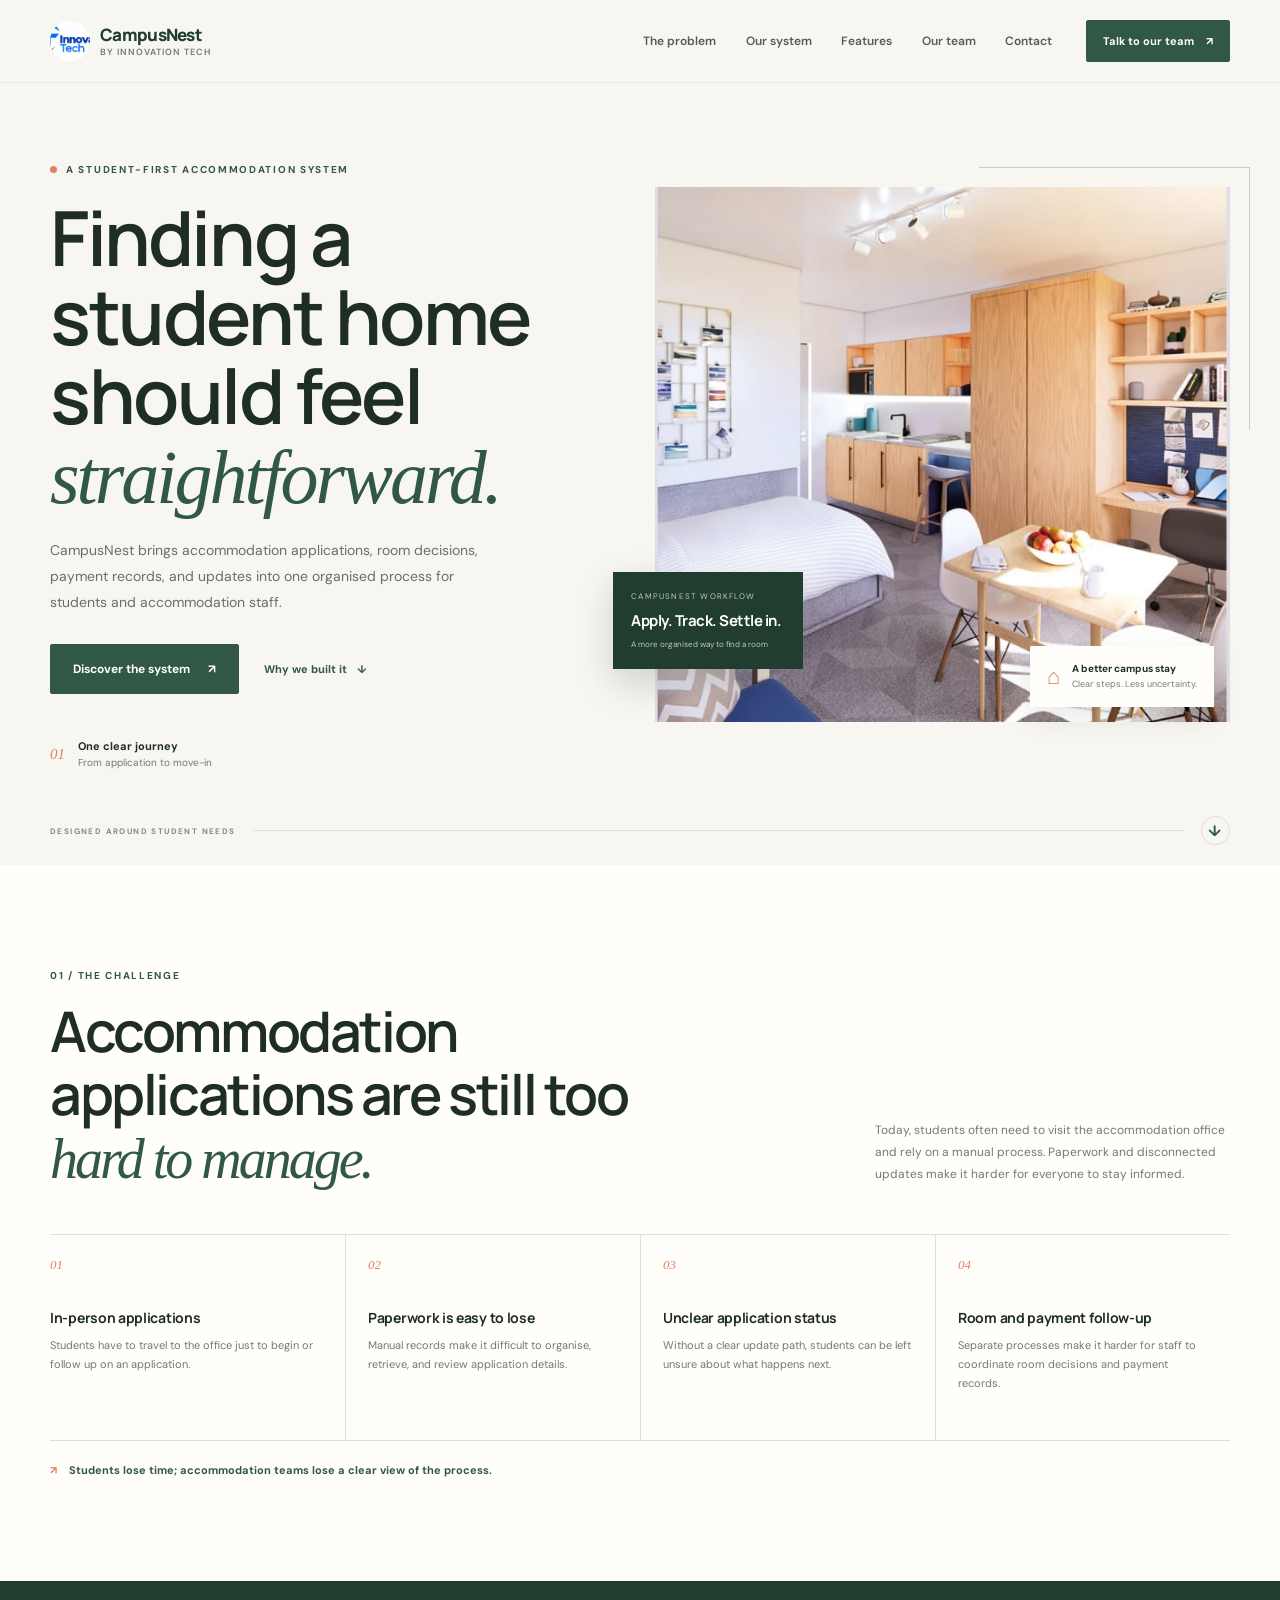
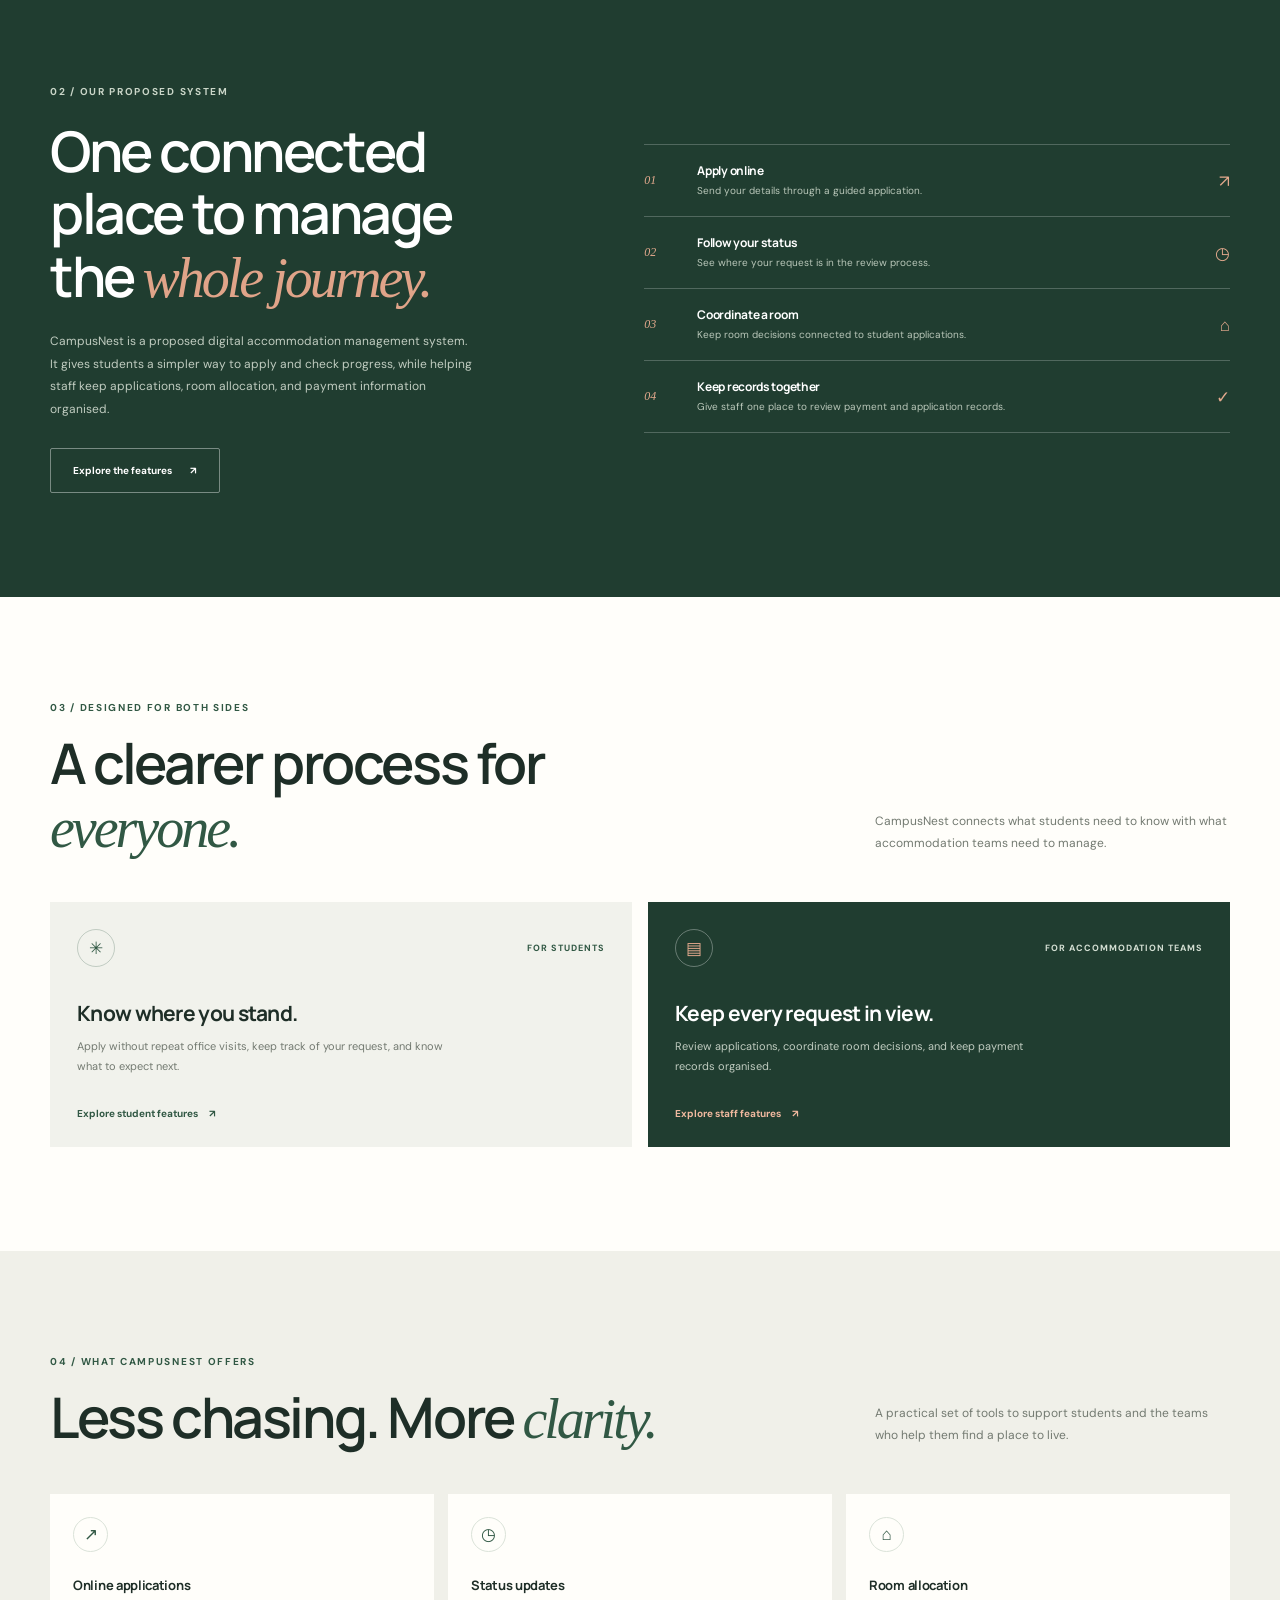
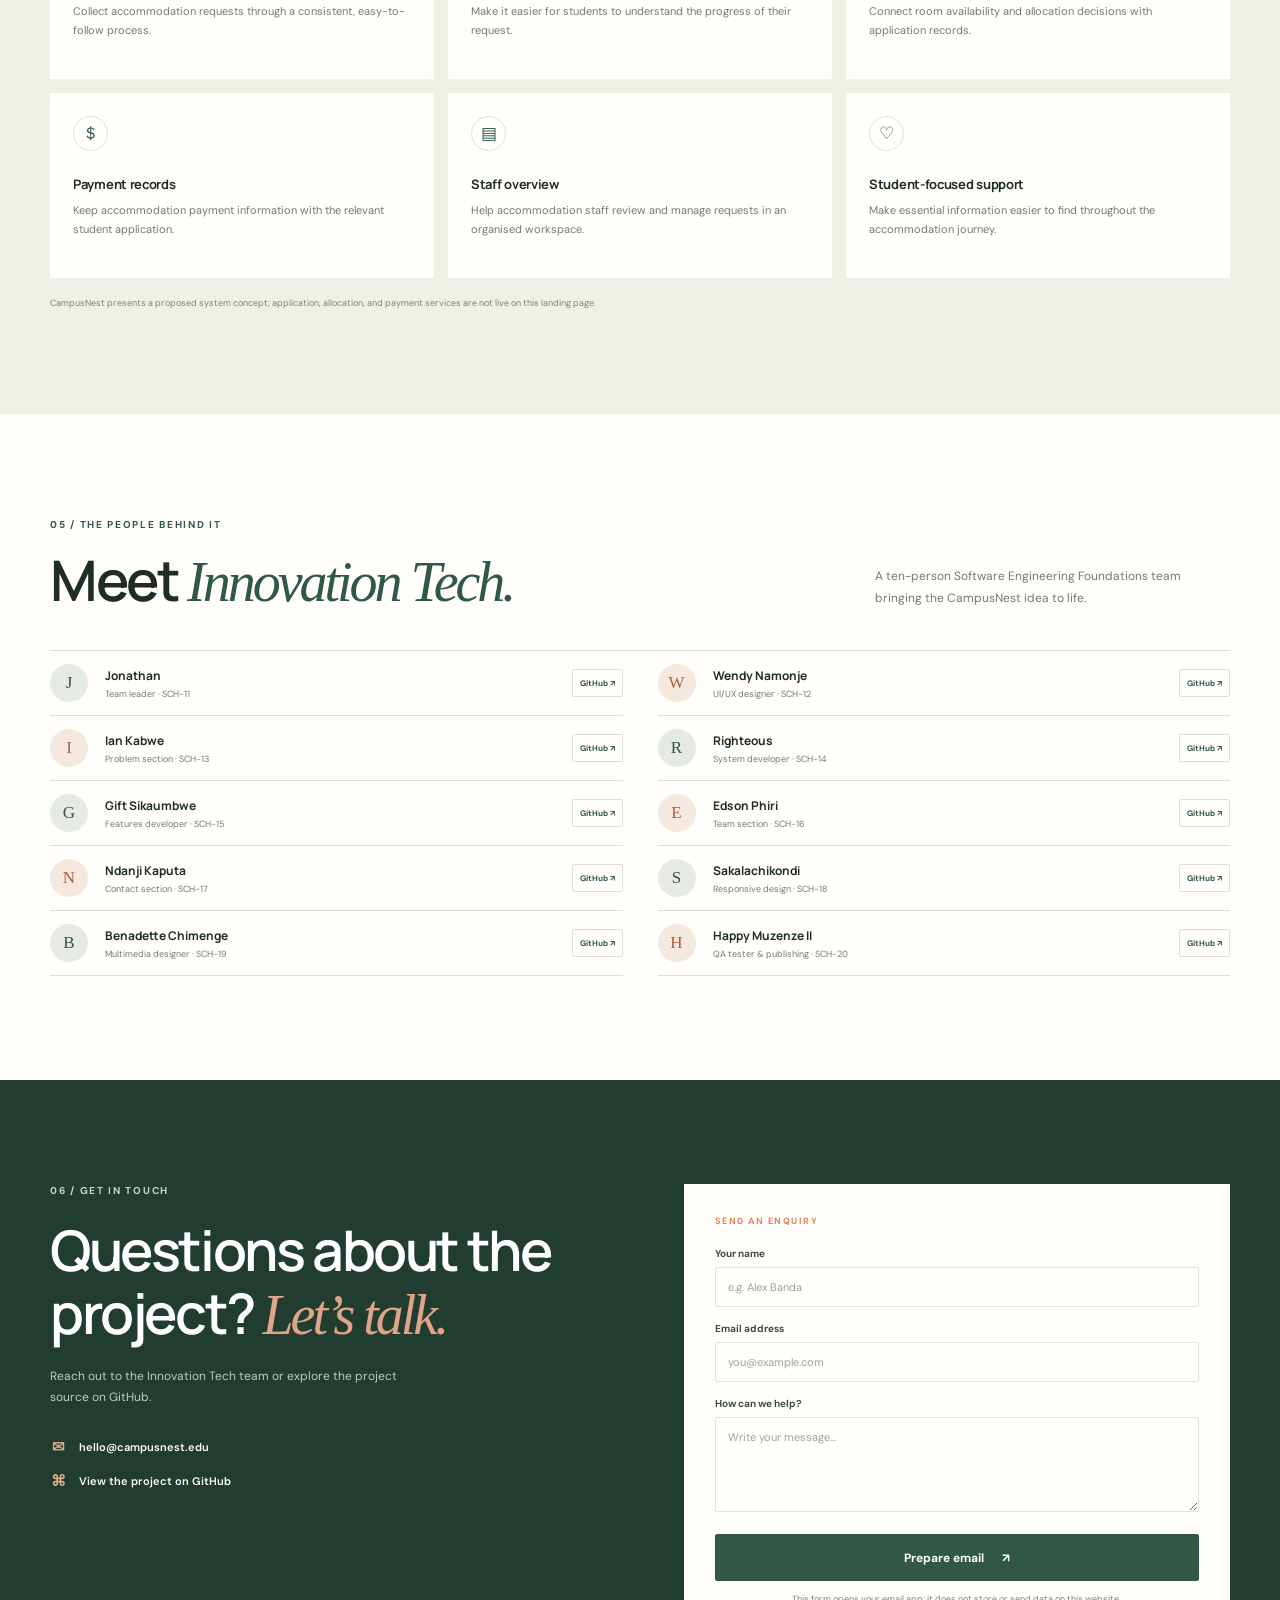
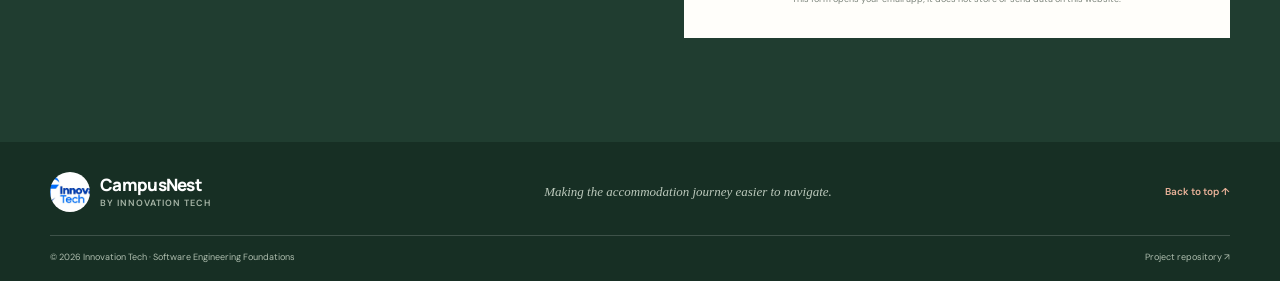
<file: index.html>
<!doctype html>
<html lang="en">
  <head>
    <meta charset="utf-8" />
    <meta name="viewport" content="width=device-width, initial-scale=1" />
    <meta
      name="description"
      content="CampusNest is a proposed student accommodation system that brings applications, room allocation, payments, and updates into one clear process."
    />
    <meta name="theme-color" content="#f7f6f1" />
    <title>CampusNest | Student accommodation, made clearer</title>
    <link rel="preconnect" href="https://fonts.googleapis.com" />
    <link rel="preconnect" href="https://fonts.gstatic.com" crossorigin />
    <link
      href="https://fonts.googleapis.com/css2?family=DM+Sans:wght@400;500;600;700&family=Manrope:wght@400;500;600;700;800&display=swap"
      rel="stylesheet"
    />
    <link rel="stylesheet" href="styles.css" />
    <script src="script.js" defer></script>
  </head>
  <body>
    <a class="skip-link" href="#main-content">Skip to content</a>
    <header class="site-header">
      <div class="container header-inner">
        <a class="brand" href="#top" aria-label="CampusNest home">
          <img src="image/logo.jpeg" alt="" class="brand-logo" />
          <span class="brand-name">CampusNest<small>by Innovation Tech</small></span>
        </a>
        <button
          class="menu-toggle"
          type="button"
          aria-label="Open navigation menu"
          aria-controls="site-navigation"
          aria-expanded="false"
        >
          <span></span><span></span>
        </button>
        <nav id="site-navigation" class="nav-links" aria-label="Main navigation">
          <a href="#problem">The problem</a>
          <a href="#solution">Our system</a>
          <a href="#features">Features</a>
          <a href="#team">Our team</a>
          <a href="#contact">Contact</a>
        </nav>
        <a class="button button-nav" href="#contact">Talk to our team <span aria-hidden="true">↗</span></a>
      </div>
    </header>

    <main id="main-content">
      <section class="hero" id="top">
        <div class="container hero-layout">
          <div class="hero-copy" data-reveal>
            <p class="eyebrow"><span class="eyebrow-dot"></span> A student-first accommodation system</p>
            <h1>Finding a student home should feel <span>straightforward.</span></h1>
            <p class="hero-description">
              CampusNest brings accommodation applications, room decisions, payment records,
              and updates into one organised process for students and accommodation staff.
            </p>
            <div class="hero-actions">
              <a class="button" href="#solution">Discover the system <span aria-hidden="true">↗</span></a>
              <a class="text-link" href="#problem">Why we built it <span aria-hidden="true">↓</span></a>
            </div>
            <div class="hero-note">
              <span class="note-mark" aria-hidden="true">01</span>
              <p><strong>One clear journey</strong><br />From application to move-in</p>
            </div>
          </div>
          <div class="hero-visual" data-reveal>
            <img
              class="hero-image"
              src="image/hero.jpeg"
              alt="A welcoming student accommodation residence"
              fetchpriority="high"
            />
            <div class="image-caption">
              <span class="caption-icon" aria-hidden="true">⌂</span>
              <span><strong>A better campus stay</strong><br />Clear steps. Less uncertainty.</span>
            </div>
            <div class="floating-card">
              <span class="floating-label">CAMPUSNEST WORKFLOW</span>
              <strong>Apply. Track. Settle in.</strong>
              <span class="floating-meta">A more organised way to find a room</span>
            </div>
          </div>
        </div>
        <div class="container hero-bottom">
          <span>Designed around student needs</span><span class="hero-bottom-line"></span>
          <a href="#problem" aria-label="Scroll to the problem">↓</a>
        </div>
      </section>

      <section class="problem section" id="problem">
        <div class="container">
          <div class="section-heading problem-heading" data-reveal>
            <div>
              <p class="eyebrow">01 / The challenge</p>
              <h2>Accommodation applications are still too <span>hard to manage.</span></h2>
            </div>
            <p class="section-intro">
              Today, students often need to visit the accommodation office and rely on a manual
              process. Paperwork and disconnected updates make it harder for everyone to stay informed.
            </p>
          </div>
          <div class="problem-grid">
            <article class="problem-card" data-reveal>
              <span class="card-number">01</span>
              <h3>In-person applications</h3>
              <p>Students have to travel to the office just to begin or follow up on an application.</p>
            </article>
            <article class="problem-card" data-reveal>
              <span class="card-number">02</span>
              <h3>Paperwork is easy to lose</h3>
              <p>Manual records make it difficult to organise, retrieve, and review application details.</p>
            </article>
            <article class="problem-card" data-reveal>
              <span class="card-number">03</span>
              <h3>Unclear application status</h3>
              <p>Without a clear update path, students can be left unsure about what happens next.</p>
            </article>
            <article class="problem-card" data-reveal>
              <span class="card-number">04</span>
              <h3>Room and payment follow-up</h3>
              <p>Separate processes make it harder for staff to coordinate room decisions and payment records.</p>
            </article>
          </div>
          <p class="affected-note" data-reveal><span aria-hidden="true">↗</span> Students lose time; accommodation teams lose a clear view of the process.</p>
        </div>
      </section>

      <section class="solution section" id="solution">
        <div class="container solution-layout">
          <div class="solution-copy" data-reveal>
            <p class="eyebrow eyebrow-light">02 / Our proposed system</p>
            <h2>One connected place to manage the <span>whole journey.</span></h2>
            <p>
              CampusNest is a proposed digital accommodation management system. It gives students
              a simpler way to apply and check progress, while helping staff keep applications,
              room allocation, and payment information organised.
            </p>
            <a class="button button-light" href="#features">Explore the features <span aria-hidden="true">↗</span></a>
          </div>
          <div class="journey" data-reveal>
            <div class="journey-step">
              <span class="journey-index">01</span>
              <div><h3>Apply online</h3><p>Send your details through a guided application.</p></div>
              <span class="journey-symbol" aria-hidden="true">↗</span>
            </div>
            <div class="journey-step">
              <span class="journey-index">02</span>
              <div><h3>Follow your status</h3><p>See where your request is in the review process.</p></div>
              <span class="journey-symbol" aria-hidden="true">◷</span>
            </div>
            <div class="journey-step">
              <span class="journey-index">03</span>
              <div><h3>Coordinate a room</h3><p>Keep room decisions connected to student applications.</p></div>
              <span class="journey-symbol" aria-hidden="true">⌂</span>
            </div>
            <div class="journey-step">
              <span class="journey-index">04</span>
              <div><h3>Keep records together</h3><p>Give staff one place to review payment and application records.</p></div>
              <span class="journey-symbol" aria-hidden="true">✓</span>
            </div>
          </div>
        </div>
      </section>

      <section class="audience section" id="audience">
        <div class="container">
          <div class="section-heading" data-reveal>
            <div>
              <p class="eyebrow">03 / Designed for both sides</p>
              <h2>A clearer process for <span>everyone.</span></h2>
            </div>
            <p class="section-intro">CampusNest connects what students need to know with what accommodation teams need to manage.</p>
          </div>
          <div class="audience-grid">
            <article class="audience-card" data-reveal>
              <div class="audience-card-top">
                <span class="audience-icon" aria-hidden="true">✳</span>
                <span class="audience-label">For students</span>
              </div>
              <h3>Know where you stand.</h3>
              <p>Apply without repeat office visits, keep track of your request, and know what to expect next.</p>
              <a href="#features">Explore student features <span aria-hidden="true">↗</span></a>
            </article>
            <article class="audience-card audience-card-staff" data-reveal>
              <div class="audience-card-top">
                <span class="audience-icon" aria-hidden="true">▤</span>
                <span class="audience-label">For accommodation teams</span>
              </div>
              <h3>Keep every request in view.</h3>
              <p>Review applications, coordinate room decisions, and keep payment records organised.</p>
              <a href="#features">Explore staff features <span aria-hidden="true">↗</span></a>
            </article>
          </div>
        </div>
      </section>

      <section class="features section" id="features">
        <div class="container">
          <div class="section-heading" data-reveal>
            <div>
              <p class="eyebrow">04 / What CampusNest offers</p>
              <h2>Less chasing. More <span>clarity.</span></h2>
            </div>
            <p class="section-intro">A practical set of tools to support students and the teams who help them find a place to live.</p>
          </div>
          <div class="feature-grid">
            <article class="feature-card" data-reveal>
              <span class="feature-icon" aria-hidden="true">↗</span>
              <h3>Online applications</h3>
              <p>Collect accommodation requests through a consistent, easy-to-follow process.</p>
            </article>
            <article class="feature-card" data-reveal>
              <span class="feature-icon" aria-hidden="true">◷</span>
              <h3>Status updates</h3>
              <p>Make it easier for students to understand the progress of their request.</p>
            </article>
            <article class="feature-card" data-reveal>
              <span class="feature-icon" aria-hidden="true">⌂</span>
              <h3>Room allocation</h3>
              <p>Connect room availability and allocation decisions with application records.</p>
            </article>
            <article class="feature-card" data-reveal>
              <span class="feature-icon" aria-hidden="true">＄</span>
              <h3>Payment records</h3>
              <p>Keep accommodation payment information with the relevant student application.</p>
            </article>
            <article class="feature-card" data-reveal>
              <span class="feature-icon" aria-hidden="true">▤</span>
              <h3>Staff overview</h3>
              <p>Help accommodation staff review and manage requests in an organised workspace.</p>
            </article>
            <article class="feature-card" data-reveal>
              <span class="feature-icon" aria-hidden="true">♡</span>
              <h3>Student-focused support</h3>
              <p>Make essential information easier to find throughout the accommodation journey.</p>
            </article>
          </div>
          <p class="prototype-note">CampusNest presents a proposed system concept; application, allocation, and payment services are not live on this landing page.</p>
        </div>
      </section>

      <section class="team section" id="team">
        <div class="container">
          <div class="section-heading team-heading" data-reveal>
            <div>
              <p class="eyebrow">05 / The people behind it</p>
              <h2>Meet <span>Innovation Tech.</span></h2>
            </div>
            <p class="section-intro">A ten-person Software Engineering Foundations team bringing the CampusNest idea to life.</p>
          </div>
          <div class="team-grid">
            <article class="team-card" data-reveal><span class="team-avatar">J</span><div><h3><a class="team-profile" href="https://github.com/java2183" target="_blank" rel="noopener noreferrer">Jonathan</a></h3><p>Team leader · SCH-11</p></div><a class="team-github" href="https://github.com/java2183" target="_blank" rel="noopener noreferrer" aria-label="Visit Jonathan's GitHub profile">GitHub ↗</a></article>
            <article class="team-card" data-reveal><span class="team-avatar">W</span><div><h3><a class="team-profile" href="https://github.com/wendy14259" target="_blank" rel="noopener noreferrer">Wendy Namonje</a></h3><p>UI/UX designer · SCH-12</p></div><a class="team-github" href="https://github.com/wendy14259" target="_blank" rel="noopener noreferrer" aria-label="Visit Wendy Namonje's GitHub profile">GitHub ↗</a></article>
            <article class="team-card" data-reveal><span class="team-avatar">I</span><div><h3><a class="team-profile" href="https://github.com/iankabwe1-design" target="_blank" rel="noopener noreferrer">Ian Kabwe</a></h3><p>Problem section · SCH-13</p></div><a class="team-github" href="https://github.com/iankabwe1-design" target="_blank" rel="noopener noreferrer" aria-label="Visit Ian Kabwe's GitHub profile">GitHub ↗</a></article>
            <article class="team-card" data-reveal><span class="team-avatar">R</span><div><h3><a class="team-profile" href="https://github.com/RIGHTEOUS24" target="_blank" rel="noopener noreferrer">Righteous</a></h3><p>System developer · SCH-14</p></div><a class="team-github" href="https://github.com/RIGHTEOUS24" target="_blank" rel="noopener noreferrer" aria-label="Visit Righteous's GitHub profile">GitHub ↗</a></article>
            <article class="team-card" data-reveal><span class="team-avatar">G</span><div><h3><a class="team-profile" href="https://github.com/sikaumbwegift2-create" target="_blank" rel="noopener noreferrer">Gift Sikaumbwe</a></h3><p>Features developer · SCH-15</p></div><a class="team-github" href="https://github.com/sikaumbwegift2-create" target="_blank" rel="noopener noreferrer" aria-label="Visit Gift Sikaumbwe's GitHub profile">GitHub ↗</a></article>
            <article class="team-card" data-reveal><span class="team-avatar">E</span><div><h3><a class="team-profile" href="https://github.com/edskn" target="_blank" rel="noopener noreferrer">Edson Phiri</a></h3><p>Team section · SCH-16</p></div><a class="team-github" href="https://github.com/edskn" target="_blank" rel="noopener noreferrer" aria-label="Visit Edson Phiri's GitHub profile">GitHub ↗</a></article>
            <article class="team-card" data-reveal><span class="team-avatar">N</span><div><h3><a class="team-profile" href="https://github.com/wavemankpt" target="_blank" rel="noopener noreferrer">Ndanji Kaputa</a></h3><p>Contact section · SCH-17</p></div><a class="team-github" href="https://github.com/wavemankpt" target="_blank" rel="noopener noreferrer" aria-label="Visit Ndanji Kaputa's GitHub profile">GitHub ↗</a></article>
            <article class="team-card" data-reveal><span class="team-avatar">S</span><div><h3><a class="team-profile" href="https://github.com/rillFlash" target="_blank" rel="noopener noreferrer">Sakalachikondi</a></h3><p>Responsive design · SCH-18</p></div><a class="team-github" href="https://github.com/rillFlash" target="_blank" rel="noopener noreferrer" aria-label="Visit Sakalachikondi's GitHub profile">GitHub ↗</a></article>
            <article class="team-card" data-reveal><span class="team-avatar">B</span><div><h3><a class="team-profile" href="https://github.com/Benadette3" target="_blank" rel="noopener noreferrer">Benadette Chimenge</a></h3><p>Multimedia designer · SCH-19</p></div><a class="team-github" href="https://github.com/Benadette3" target="_blank" rel="noopener noreferrer" aria-label="Visit Benadette Chimenge's GitHub profile">GitHub ↗</a></article>
            <article class="team-card" data-reveal><span class="team-avatar">H</span><div><h3><a class="team-profile" href="https://github.com/HappyMuzenzeii" target="_blank" rel="noopener noreferrer">Happy Muzenze II</a></h3><p>QA tester &amp; publishing · SCH-20</p></div><a class="team-github" href="https://github.com/HappyMuzenzeii" target="_blank" rel="noopener noreferrer" aria-label="Visit Happy Muzenze II's GitHub profile">GitHub ↗</a></article>
          </div>
        </div>
      </section>

      <section class="contact section" id="contact">
        <div class="container contact-layout">
          <div class="contact-copy" data-reveal>
            <p class="eyebrow eyebrow-light">06 / Get in touch</p>
            <h2>Questions about the project? <span>Let’s talk.</span></h2>
            <p>Reach out to the Innovation Tech team or explore the project source on GitHub.</p>
            <div class="contact-links">
              <a href="mailto:hello@campusnest.edu"><span aria-hidden="true">✉</span> hello@campusnest.edu</a>
              <a href="https://github.com/java2183/campus-accommodation-landing" target="_blank" rel="noopener noreferrer"><span aria-hidden="true">⌘</span> View the project on GitHub</a>
            </div>
          </div>
          <div class="contact-form-wrap" data-reveal>
            <p class="form-kicker">Send an enquiry</p>
            <form id="enquiry-form" class="enquiry-form">
              <label for="name">Your name</label>
              <input id="name" name="name" type="text" autocomplete="name" placeholder="e.g. Alex Banda" required />
              <label for="email">Email address</label>
              <input id="email" name="email" type="email" autocomplete="email" placeholder="you@example.com" required />
              <label for="message">How can we help?</label>
              <textarea id="message" name="message" rows="4" placeholder="Write your message..." required></textarea>
              <button class="button form-submit" type="submit">Prepare email <span aria-hidden="true">↗</span></button>
              <p class="form-status" id="form-status" role="status" aria-live="polite"></p>
              <p class="form-note">This form opens your email app; it does not store or send data on this website.</p>
            </form>
          </div>
        </div>
      </section>
    </main>

    <footer class="site-footer">
      <div class="container footer-top">
        <a class="brand brand-footer" href="#top">
          <img src="image/logo.jpeg" alt="" class="brand-logo" />
          <span class="brand-name">CampusNest<small>by Innovation Tech</small></span>
        </a>
        <p>Making the accommodation journey easier to navigate.</p>
        <a class="footer-top-link" href="#top">Back to top ↑</a>
      </div>
      <div class="container footer-bottom">
        <span>© <span id="current-year"></span> Innovation Tech · Software Engineering Foundations</span>
        <a href="https://github.com/java2183/campus-accommodation-landing" target="_blank" rel="noopener noreferrer">Project repository ↗</a>
      </div>
    </footer>
  </body>
</html>
</file>
<file: styles.css>
:root {
  color-scheme: light;
  --paper: #f7f6f1;
  --white: #fffefa;
  --ink: #1e2e27;
  --muted: #737a71;
  --green: #315844;
  --green-dark: #203d30;
  --green-soft: #e5ebe2;
  --orange: #df835f;
  --line: #dedfd7;
  --serif: Georgia, "Times New Roman", serif;
  --sans: "DM Sans", Arial, sans-serif;
  --display: "Manrope", Arial, sans-serif;
}

* { box-sizing: border-box; }
html { scroll-behavior: smooth; scroll-padding-top: 88px; }
body { margin: 0; background: var(--paper); color: var(--ink); font-family: var(--sans); -webkit-font-smoothing: antialiased; }
img { display: block; max-width: 100%; }
a { color: inherit; text-decoration: none; }
button, input, textarea { font: inherit; }
::selection { background: #d7e2d5; color: var(--green-dark); }
.container { width: min(1180px, calc(100% - 64px)); margin-inline: auto; }
.skip-link { position: fixed; z-index: 20; top: 12px; left: 12px; transform: translateY(-160%); padding: 12px 16px; background: var(--green-dark); color: white; }
.skip-link:focus { transform: translateY(0); }
.site-header { position: sticky; z-index: 10; top: 0; background: rgb(247 246 241 / 94%); border-bottom: 1px solid rgb(30 46 39 / 7%); backdrop-filter: blur(14px); }
.header-inner { min-height: 82px; display: flex; align-items: center; gap: 34px; }
.brand { display: inline-flex; flex: 0 0 auto; align-items: center; gap: 10px; color: var(--green-dark); }
.brand-logo { width: 40px; height: 40px; border-radius: 50%; object-fit: cover; }
.brand-name { font-family: var(--display); font-size: 17px; font-weight: 800; letter-spacing: -.7px; line-height: 1.15; }
.brand-name small { display: block; margin-top: 3px; color: var(--muted); font-family: var(--sans); font-size: 9px; font-weight: 600; letter-spacing: 1px; text-transform: uppercase; }
.nav-links { display: flex; align-items: center; gap: clamp(16px, 2.3vw, 32px); margin-left: auto; }
.nav-links a { color: #535d55; font-size: 12px; font-weight: 600; transition: color .2s ease; }
.nav-links a:hover, .nav-links a:focus-visible, .footer-top-link:hover { color: var(--orange); }
.button { min-height: 50px; display: inline-flex; align-items: center; justify-content: center; gap: 18px; padding: 0 22px; border: 1px solid var(--green); border-radius: 2px; background: var(--green); color: white; font-size: 12px; font-weight: 700; transition: background .2s ease, transform .2s ease, border-color .2s ease; }
.button:hover { transform: translateY(-2px); background: var(--green-dark); border-color: var(--green-dark); }
.button:focus-visible, .text-link:focus-visible, .nav-links a:focus-visible, .contact-links a:focus-visible, .footer-top-link:focus-visible, .team-card a:focus-visible { outline: 3px solid var(--orange); outline-offset: 4px; }
.button-nav { min-height: 42px; padding-inline: 16px; font-size: 11px; gap: 12px; }
.menu-toggle { display: none; }

.hero { padding: 65px 0 0; }
.hero-layout { display: grid; grid-template-columns: .9fr 1.1fr; align-items: center; gap: clamp(45px, 7vw, 100px); }
.hero-copy { padding: 15px 0 25px; }
.eyebrow { display: flex; align-items: center; gap: 9px; margin: 0 0 22px; color: var(--green); font-size: 10px; font-weight: 700; letter-spacing: 1.7px; text-transform: uppercase; }
.eyebrow-dot { width: 7px; height: 7px; border-radius: 50%; background: var(--orange); }
h1, h2, h3, p { margin-top: 0; }
h1, h2 { font-family: var(--display); letter-spacing: -2.4px; }
.hero h1 { max-width: 550px; margin-bottom: 21px; font-size: clamp(48px, 6vw, 76px); line-height: 1.04; font-weight: 600; }
.hero h1 span, .section-heading h2 span, .solution h2 span, .contact h2 span { color: var(--green); font-family: var(--serif); font-weight: 400; font-style: italic; letter-spacing: -3px; }
.hero-description { max-width: 445px; margin-bottom: 28px; color: #687068; font-size: 14px; line-height: 1.85; }
.hero-actions { display: flex; align-items: center; gap: 25px; }
.text-link { display: inline-flex; align-items: center; gap: 10px; color: var(--green); font-size: 11px; font-weight: 700; }
.hero-note { display: flex; align-items: center; gap: 13px; margin-top: 44px; }
.note-mark { color: var(--orange); font-family: var(--serif); font-size: 15px; font-style: italic; }
.hero-note p { margin: 0; color: var(--muted); font-size: 10px; line-height: 1.6; }
.hero-note strong { color: var(--ink); font-size: 11px; }
.hero-visual { position: relative; min-width: 0; padding: 0 0 35px 25px; }
.hero-image { width: 100%; height: clamp(390px, 45vw, 535px); object-fit: cover; object-position: center; }
.hero-visual::before { position: absolute; z-index: -1; top: -20px; right: -20px; width: 45%; height: 46%; border-top: 1px solid #c5cec4; border-right: 1px solid #c5cec4; content: ""; }
.image-caption { position: absolute; right: 16px; bottom: 50px; display: flex; align-items: center; gap: 12px; padding: 13px 17px; background: var(--white); color: #768078; font-size: 9px; line-height: 1.6; box-shadow: 0 9px 28px rgb(28 45 35 / 10%); }
.image-caption strong { color: var(--ink); font-size: 10px; }
.caption-icon { color: var(--orange); font-size: 22px; }
.floating-card { position: absolute; left: -17px; bottom: 88px; width: 190px; padding: 18px; background: var(--green-dark); color: white; box-shadow: 0 14px 36px rgb(30 46 39 / 18%); }
.floating-label, .floating-meta { display: block; color: #bdc9bd; font-size: 8px; line-height: 1.6; }
.floating-label { margin-bottom: 8px; letter-spacing: 1.2px; }
.floating-card strong { display: block; margin-bottom: 7px; font-family: var(--display); font-size: 15px; letter-spacing: -.5px; }
.hero-bottom { display: flex; align-items: center; gap: 17px; padding: 20px 0; color: #858b82; font-size: 8px; font-weight: 700; letter-spacing: 1.4px; text-transform: uppercase; }
.hero-bottom-line { flex: 1; height: 1px; background: var(--line); }
.hero-bottom a { display: grid; width: 29px; height: 29px; place-items: center; border: 1px solid var(--line); border-radius: 50%; color: var(--green); font-size: 15px; }
.section { padding: 104px 0; }
.section-heading { display: flex; align-items: end; justify-content: space-between; gap: 35px; margin-bottom: 43px; }
.section-heading h2, .solution h2, .contact h2 { max-width: 630px; margin: 0; font-size: clamp(37px, 4.5vw, 56px); line-height: 1.12; font-weight: 600; }
.section-heading .eyebrow { margin-bottom: 18px; }
.section-intro { max-width: 355px; margin: 0 0 5px; color: var(--muted); font-size: 12px; line-height: 1.85; }
.problem { background: var(--white); }
.problem-heading { align-items: end; }
.problem-heading h2 { max-width: 650px; }
.problem-heading h2 span, .section-heading h2 span { color: var(--green); }
.problem-grid { display: grid; grid-template-columns: repeat(4, minmax(0, 1fr)); border-top: 1px solid var(--line); border-bottom: 1px solid var(--line); }
.problem-card { min-height: 205px; padding: 22px 22px 24px 0; }
.problem-card + .problem-card { padding-left: 22px; border-left: 1px solid var(--line); }
.card-number { display: block; margin-bottom: 35px; color: var(--orange); font-family: var(--serif); font-size: 13px; font-style: italic; }
.problem-card h3, .feature-card h3, .journey-step h3 { margin-bottom: 9px; font-family: var(--display); font-size: 14px; letter-spacing: -.3px; }
.problem-card p, .feature-card p { margin: 0; color: var(--muted); font-size: 11px; line-height: 1.75; }
.problem-card, .feature-card, .audience-card, .team-card { transition: transform .25s ease, box-shadow .25s ease, background-color .25s ease; }
.problem-card:hover, .feature-card:hover { transform: translateY(-3px); }
.affected-note { margin: 22px 0 0; color: var(--green); font-size: 11px; font-weight: 700; }
.affected-note span { margin-right: 9px; color: var(--orange); }
.solution { overflow: hidden; background: var(--green-dark); color: white; }
.solution-layout { display: grid; grid-template-columns: .9fr 1.1fr; align-items: center; gap: clamp(50px, 9vw, 120px); }
.eyebrow-light { color: #cad6c8; }
.solution h2 { margin-bottom: 20px; }
.solution h2 span, .contact h2 span { color: #e0a489; }
.solution-copy > p:not(.eyebrow) { max-width: 425px; margin-bottom: 27px; color: #c0ccc0; font-size: 12px; line-height: 1.9; }
.button-light { min-height: 45px; background: transparent; border-color: rgb(255 255 255 / 40%); font-size: 10px; }
.button-light:hover { background: white; color: var(--green-dark); border-color: white; }
.journey { border-top: 1px solid rgb(255 255 255 / 22%); }
.journey-step { display: grid; grid-template-columns: 38px 1fr 20px; align-items: center; gap: 15px; padding: 17px 0; border-bottom: 1px solid rgb(255 255 255 / 22%); }
.journey-index { color: #e3a98d; font-family: var(--serif); font-size: 12px; font-style: italic; }
.journey-step h3 { margin-bottom: 4px; font-size: 12px; }
.journey-step p { margin: 0; color: #b9c7b9; font-size: 10px; line-height: 1.6; }
.journey-symbol { color: #e3a98d; text-align: right; font-size: 17px; }
.audience { background: var(--white); }
.audience-grid { display: grid; grid-template-columns: repeat(2, minmax(0, 1fr)); gap: 16px; }
.audience-card { min-height: 245px; display: flex; flex-direction: column; align-items: flex-start; padding: 27px; background: #f1f2ec; }
.audience-card:hover { transform: translateY(-4px); box-shadow: 0 14px 35px rgb(30 46 39 / 8%); }
.audience-card-staff { background: var(--green-dark); color: white; }
.audience-card-top { width: 100%; display: flex; align-items: center; justify-content: space-between; margin-bottom: 32px; }
.audience-icon { display: grid; width: 38px; height: 38px; place-items: center; border: 1px solid rgb(49 88 68 / 25%); border-radius: 50%; color: var(--green); font-size: 17px; }
.audience-card-staff .audience-icon { border-color: rgb(255 255 255 / 32%); color: #e3a98d; }
.audience-label { color: var(--green); font-size: 9px; font-weight: 700; letter-spacing: 1px; text-transform: uppercase; }
.audience-card-staff .audience-label { color: #d4dfd3; }
.audience-card h3 { margin: 0 0 10px; font-family: var(--display); font-size: 21px; letter-spacing: -.7px; }
.audience-card p { max-width: 390px; margin-bottom: 21px; color: var(--muted); font-size: 11px; line-height: 1.8; }
.audience-card-staff p { color: #c0ccc0; }
.audience-card > a { display: inline-flex; gap: 11px; align-items: center; margin-top: auto; color: var(--green); font-size: 10px; font-weight: 700; }
.audience-card-staff > a { color: #f0b99f; }
.audience-card > a span { transition: transform .2s ease; }
.audience-card > a:hover span { transform: translate(3px, -2px); }
.features { background: #f0f0e9; }
.feature-grid { display: grid; grid-template-columns: repeat(3, minmax(0, 1fr)); gap: 14px; }
.feature-card { min-height: 185px; padding: 23px; background: var(--white); }
.feature-icon { display: grid; width: 35px; height: 35px; margin-bottom: 24px; place-items: center; border: 1px solid #dbe3d9; border-radius: 50%; color: var(--green); font-family: var(--serif); font-size: 17px; }
.feature-card h3 { margin-bottom: 8px; font-size: 13px; }
.prototype-note { margin: 18px 0 0; color: #7a8179; font-size: 9px; line-height: 1.6; }
.team { background: var(--white); }
.team-heading { margin-bottom: 36px; }
.team-grid { display: grid; grid-template-columns: repeat(2, minmax(0, 1fr)); gap: 0 35px; border-top: 1px solid var(--line); }
.team-card { min-width: 0; display: grid; grid-template-columns: 42px minmax(0, 1fr) max-content; align-items: center; gap: 13px; padding: 13px 0; border-bottom: 1px solid var(--line); }
.team-avatar { display: grid; width: 38px; height: 38px; place-items: center; border-radius: 50%; background: var(--green-soft); color: var(--green); font-family: var(--serif); font-size: 17px; }
.team-card:nth-child(4n + 2) .team-avatar, .team-card:nth-child(4n + 3) .team-avatar { background: #f4e8df; color: #a95f40; }
.team-card h3 { margin: 0 0 4px; font-family: var(--display); font-size: 12px; }
.team-profile { text-decoration-color: transparent; text-underline-offset: 3px; transition: color .2s ease, text-decoration-color .2s ease; }
.team-profile:hover, .team-profile:focus-visible { color: var(--green); text-decoration: underline; text-decoration-color: currentColor; }
.team-card p { margin: 0; color: var(--muted); font-size: 9px; }
.team-card > a.team-github { display: inline-flex; min-height: 28px; align-items: center; justify-content: center; gap: 4px; padding: 0 7px; border: 1px solid var(--line); border-radius: 2px; color: var(--green); font-size: 8px; font-weight: 700; white-space: nowrap; }
.team-card > a.team-github:hover { border-color: var(--green); background: var(--green); color: white; }
.team-card:hover { padding-inline: 8px; background: #f8f8f4; }
.contact { background: var(--green-dark); color: white; }
.contact-layout { display: grid; grid-template-columns: .95fr 1fr; align-items: start; gap: clamp(50px, 9vw, 120px); }
.contact h2 { margin-bottom: 19px; }
.contact-copy > p:not(.eyebrow) { max-width: 360px; color: #c0ccc0; font-size: 12px; line-height: 1.8; }
.contact-links { display: grid; gap: 14px; margin-top: 28px; }
.contact-links a { display: flex; align-items: center; gap: 12px; color: white; font-size: 11px; font-weight: 600; }
.contact-links a:hover { color: #e8b198; }
.contact-links span { width: 17px; color: #e3a98d; font-size: 15px; text-align: center; }
.contact-form-wrap { padding: 31px; background: var(--white); color: var(--ink); }
.form-kicker { margin-bottom: 20px; color: var(--orange); font-size: 9px; font-weight: 700; letter-spacing: 1.5px; text-transform: uppercase; }
.enquiry-form label { display: block; margin: 15px 0 7px; color: #3e4b40; font-size: 10px; font-weight: 700; }
.enquiry-form input, .enquiry-form textarea { width: 100%; padding: 12px; border: 1px solid #e1e3db; border-radius: 2px; background: #fffefa; color: var(--ink); font-size: 11px; outline: none; transition: border-color .2s ease, box-shadow .2s ease; }
.enquiry-form input::placeholder, .enquiry-form textarea::placeholder { color: #9da39a; }
.enquiry-form input:focus, .enquiry-form textarea:focus { border-color: var(--green); box-shadow: 0 0 0 3px rgb(49 88 68 / 11%); }
.enquiry-form textarea { min-height: 95px; resize: vertical; }
.form-submit { width: 100%; min-height: 47px; margin-top: 17px; }
.form-note, .form-status { margin: 11px 0 0; color: #7c847b; font-size: 9px; line-height: 1.6; text-align: center; }
.form-status:empty { display: none; }
.form-status:not(:empty) { color: var(--green); font-weight: 600; }
.site-footer { padding: 30px 0 18px; background: #172f24; color: white; }
.footer-top { display: flex; align-items: center; justify-content: space-between; gap: 20px; padding-bottom: 23px; }
.brand-footer { color: white; }
.brand-footer .brand-name small { color: #a7b5a7; }
.footer-top > p { margin: 0; color: #bbc8bb; font-family: var(--serif); font-size: 13px; font-style: italic; }
.footer-top-link { color: #e8b198; font-size: 10px; font-weight: 600; }
.footer-bottom { display: flex; justify-content: space-between; gap: 20px; padding-top: 15px; border-top: 1px solid rgb(255 255 255 / 17%); color: #afbeaf; font-size: 9px; }
.footer-bottom a:hover { color: white; }

.has-reveal [data-reveal] { opacity: 0; transform: translateY(18px); transition: opacity .55s ease, transform .55s cubic-bezier(.2, .7, .2, 1); transition-delay: var(--reveal-delay, 0ms); }
.has-reveal [data-reveal].is-visible { opacity: 1; transform: translateY(0); }

@media (max-width: 980px) {
  .container { width: min(100% - 48px, 800px); }
  .header-inner { gap: 18px; }
  .nav-links { gap: 16px; }
  .nav-links a { font-size: 10px; }
  .button-nav { padding-inline: 12px; font-size: 10px; }
  .hero-layout { gap: 38px; }
  .problem-grid { grid-template-columns: repeat(2, minmax(0, 1fr)); }
  .problem-card { min-height: 175px; padding: 20px 20px 20px 0; }
  .problem-card:nth-child(3) { padding-left: 0; border-left: 0; border-top: 1px solid var(--line); }
  .problem-card:nth-child(4) { border-top: 1px solid var(--line); }
  .problem-card:nth-child(4) { padding-top: 20px; }
  .feature-grid { grid-template-columns: repeat(2, minmax(0, 1fr)); }
  .audience-card { padding: 22px; }
}

@media (max-width: 700px) {
  html { scroll-padding-top: 70px; }
  .container { width: calc(100% - 40px); }
  .header-inner { min-height: 68px; }
  .brand-logo { width: 35px; height: 35px; }
  .brand-name { font-size: 15px; }
  .menu-toggle { display: flex; width: 39px; height: 39px; margin-left: auto; flex-direction: column; align-items: center; justify-content: center; gap: 6px; border: 1px solid var(--line); border-radius: 50%; background: transparent; cursor: pointer; }
  .menu-toggle span { width: 15px; height: 1px; background: var(--green-dark); transition: transform .2s ease; }
  .menu-toggle[aria-expanded="true"] span:first-child { transform: translateY(3.5px) rotate(45deg); }
  .menu-toggle[aria-expanded="true"] span:last-child { transform: translateY(-3.5px) rotate(-45deg); }
  .nav-links { position: absolute; top: 67px; right: 0; left: 0; display: none; align-items: stretch; gap: 0; padding: 8px 20px 15px; border-bottom: 1px solid var(--line); background: var(--paper); }
  .nav-links.is-open { display: flex; flex-direction: column; }
  .nav-links a { padding: 13px 0; border-bottom: 1px solid rgb(30 46 39 / 8%); font-size: 12px; }
  .button-nav { min-height: 38px; margin-left: 0; padding-inline: 11px; font-size: 9px; }
  .button-nav span { display: none; }
  .hero { padding-top: 38px; }
  .hero-layout { grid-template-columns: 1fr; gap: 37px; }
  .hero-copy { padding: 0; }
  .eyebrow { margin-bottom: 16px; font-size: 9px; letter-spacing: 1.4px; }
  .hero h1 { max-width: 470px; margin-bottom: 16px; font-size: clamp(45px, 11.5vw, 65px); letter-spacing: -2px; }
  .hero h1 span { letter-spacing: -2px; }
  .hero-description { max-width: 450px; margin-bottom: 22px; font-size: 12px; }
  .hero-actions { flex-wrap: wrap; gap: 17px; }
  .hero-actions .button { min-height: 46px; padding-inline: 16px; gap: 12px; font-size: 10px; }
  .text-link { font-size: 10px; }
  .hero-note { margin-top: 25px; }
  .hero-visual { padding: 0 0 29px 9px; }
  .hero-image { height: min(108vw, 460px); }
  .hero-visual::before { top: -10px; right: -8px; }
  .floating-card { bottom: 64px; left: -2px; width: 165px; padding: 13px; }
  .floating-card strong { font-size: 13px; }
  .image-caption { right: 7px; bottom: 39px; padding: 9px 11px; font-size: 8px; }
  .hero-bottom { gap: 10px; font-size: 7px; letter-spacing: .8px; }
  .section { padding: 71px 0; }
  .section-heading { display: block; margin-bottom: 30px; }
  .section-heading h2, .solution h2, .contact h2 { font-size: clamp(36px, 9vw, 46px); letter-spacing: -1.8px; }
  .section-heading h2 span, .solution h2 span, .contact h2 span { letter-spacing: -2px; }
  .section-intro { margin-top: 16px; font-size: 11px; }
  .problem-grid { grid-template-columns: 1fr; }
  .problem-card, .problem-card + .problem-card { min-height: 0; padding: 17px 0; border-left: 0; border-top: 1px solid var(--line); }
  .problem-card:first-child { border-top: 0; }
  .card-number { margin-bottom: 14px; }
  .problem-card h3 { font-size: 13px; }
  .problem-card p, .feature-card p { font-size: 10px; }
  .affected-note { font-size: 10px; line-height: 1.7; }
  .solution-layout { grid-template-columns: 1fr; gap: 35px; }
  .solution-copy > p:not(.eyebrow) { font-size: 11px; }
  .audience-grid { grid-template-columns: 1fr; gap: 11px; }
  .audience-card { min-height: 220px; padding: 21px; }
  .audience-card-top { margin-bottom: 24px; }
  .audience-card h3 { font-size: 19px; }
  .feature-grid { grid-template-columns: 1fr; gap: 10px; }
  .feature-card { min-height: 0; padding: 18px; }
  .feature-icon { margin-bottom: 16px; }
  .team-grid { grid-template-columns: 1fr; }
  .team-card { padding: 11px 0; }
  .contact-layout { grid-template-columns: 1fr; gap: 30px; }
  .contact-copy > p:not(.eyebrow) { font-size: 11px; }
  .contact-form-wrap { padding: 23px 19px; }
  .footer-top { flex-wrap: wrap; padding-bottom: 18px; }
  .footer-top > p { order: 3; width: 100%; font-size: 11px; }
  .footer-bottom { flex-direction: column; gap: 9px; font-size: 8px; line-height: 1.6; }
}

@media (prefers-reduced-motion: reduce) {
  *, *::before, *::after { scroll-behavior: auto !important; transition-duration: .01ms !important; animation-duration: .01ms !important; animation-iteration-count: 1 !important; }
  .has-reveal [data-reveal] { opacity: 1; transform: none; }
}
</file>
